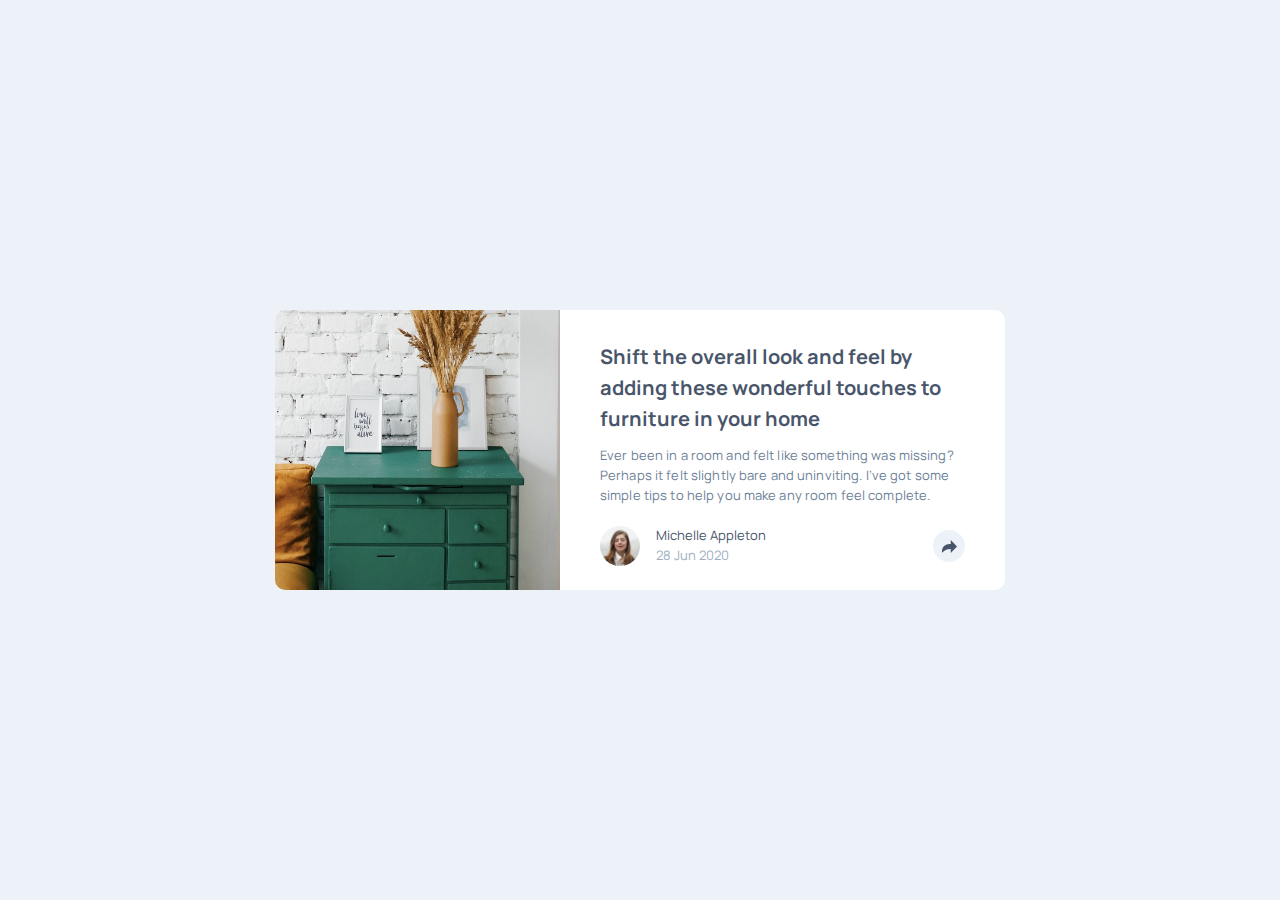
<file: index.html>
<!DOCTYPE html>
<html lang="en">
<head>
  <meta charset="UTF-8">
  <meta name="viewport" content="width=device-width, initial-scale=1.0"> <!-- displays site properly based on user's device -->
  <link rel="preconnect" href="https://fonts.googleapis.com">
  <link rel="preconnect" href="https://fonts.gstatic.com" crossorigin>
  <link href="https://fonts.googleapis.com/css2?family=Manrope:wght@500;700&display=swap" rel="stylesheet">
  <link rel="icon" type="image/png" sizes="32x32" href="./images/favicon-32x32.png">
  <link rel="stylesheet" href="global.css">
  
  <title>Frontend Mentor | Article preview component</title>
</head>
<body>
  <main>
    <div class="image-container">
      <img src="images/drawers.jpg" alt="drawer image" width=100% height=100%>
    </div>  
    

    <div class="content">
      <h1>
        Shift the overall look and feel by adding these wonderful 
      touches to furniture in your home
      </h1>
      
      <p>
      Ever been in a room and felt like something was missing? Perhaps 
      it felt slightly bare and uninviting. I’ve got some simple tips 
      to help you make any room feel complete.
      </p>
  
      <section>
        <div class="left">
          <img class="profile-picture" src="images/avatar-michelle.jpg" alt="profile picture">
          <div>
            Michelle Appleton<br>
            <span>28 Jun 2020</span>
          </div>
        </div>
        
        <div id="myButton" class="right">
          <svg xmlns="http://www.w3.org/2000/svg" width="15" height="13"><path d="M15 6.495L8.766.014V3.88H7.441C3.33 3.88 0 7.039 0 10.936v2.049l.589-.612C2.59 10.294 5.422 9.11 8.39 9.11h.375v3.867L15 6.495z"/></svg>
        </div>
        <div id="tooltip" class="tooltip">
          <div class="tooltip-content">
            SHARE
            <img src="images/icon-facebook.svg" alt="fb icon">
            <img src="images/icon-twitter.svg" alt="fb icon">
            <img src="images/icon-pinterest.svg" alt="fb icon">
          </div>
          <div class="triangle-down"></div>
        </div>
      </section>
    </div>
     
    <script>
      const button = document.getElementById('myButton');
      const tooltip = document.getElementById('tooltip');

      button.addEventListener('click', () => {
        tooltip.style.display = 'block';
        button.classList.add('pressed');
        // positoin 16 px above it;
        document.addEventListener('click', handleClickOutside);
      });

      function handleClickOutside(e) {
        if (!tooltip.contains(e.target) && !button.contains(e.target)) {
          tooltip.style.display = 'none';
          button.classList.remove('pressed');
          document.removeEventListener('click', handleClickOutside);
        }
      }

    </script>
    
  </main>
</body>
</html>
</file>
<file: global.css>
:root {
    --very-dark-grayish-blue: hsl(217, 19%, 35%);
    --desaturated-dark-blue: hsl(214, 17%, 51%);
    --grayish-blue: hsl(212, 23%, 69%);
    --light-grayish-blue: hsl(210, 46%, 95%);
  }

* {
    margin: 0;
    padding: 0;
    box-sizing: border-box;
}

html {
    font-size: 62.5%;
}

body {
    background-color: var(--light-grayish-blue);
    font-family: 'Manrope', sans-serif;
    font-size: 1.3rem;
    line-height: 1.5384;
    color: var(--desaturated-dark-blue);

    display: flex;
    justify-content: center;
    height: 100dvh;
    align-items: center;
}

main {
    background-color: white;

    display: flex;
    width: 730px;
    height: 280px;
    border-radius: 10px;
    overflow: hidden;
}

.content {
    padding: 32px 40px;
    width: 445px;
}

p {
    margin-top: 12px;
    letter-spacing: 0.12px;
}

section {
    margin-top: 20px;
    display: flex;
    justify-content: space-between;
    align-items: center;
}

.image-container {
    width: 285px;
}

h1 {
    color: var(--very-dark-grayish-blue);
    font-size: 2rem;
}

.profile-picture {
    width: 40px;
    height: 40px;
    border-radius: 20px;
}

.left {
    display: flex;
    gap: 16px;
    color:var(--very-dark-grayish-blue);
}

span {
    color: var(--grayish-blue);
}

.right {
    width: 32px;
    height: 32px;
    border-radius: 16px;
    background-color: var(--light-grayish-blue);
    fill: var(--very-dark-grayish-blue);

    display: flex;
    align-items: center;
    justify-content: center;
}

.tooltip {
    position: absolute;
    display: none;
    color: #fff;
    z-index: 999;
    left: calc(50% + 183px);
    bottom: calc(50% - 70px);
}

.tooltip-content {
    background-color: var(--very-dark-grayish-blue);
    width: 248px;
    height: 55px;
    border-radius: 10px;

    display: flex;
    align-items: center;
    justify-content: center;
    gap: 16px;
    letter-spacing: 5px;
    color: var(--grayish-blue);
}

.triangle-down {
    width: 0;
    height: 0;
    border-left: 12px solid transparent;
    border-right: 12px solid transparent;
    border-top: 12px solid var(--very-dark-grayish-blue); 
    margin-left:112px;
}

.pressed {
    background-color: var(--desaturated-dark-blue);
    fill: var(--light-grayish-blue);
}


@media (max-width: 730px) {
    /* CSS rules for screens up to 730px wide */
    main {
        flex-direction: column;
        width: 327px;
        height: 504px;
    }

    .image-container {
        width: 100%;
        height: 200px;
    }

    .content {
        width: 100%;
        padding: 36px 32px;
    }

    h1 {
        font-size: 1.6rem;
        line-height: 1.5;
    }

    section {
        margin-top: 24px;
    }

    .tooltip {
        width: 327px;
        height: 64px;
        left: calc(50% - 163.5px);
        bottom: calc(50% - 252px);
    }

    .tooltip-content {
        width: 327px;
        height: 64px;
        border-radius: 0 0 10px 10px;
        justify-content: flex-start;
        padding: 16px 32px;
    }

    .triangle-down {
        display: none;
    }

    .right {
        margin-top: 10px;
        z-index: 1000;
    }
  }
</file>
